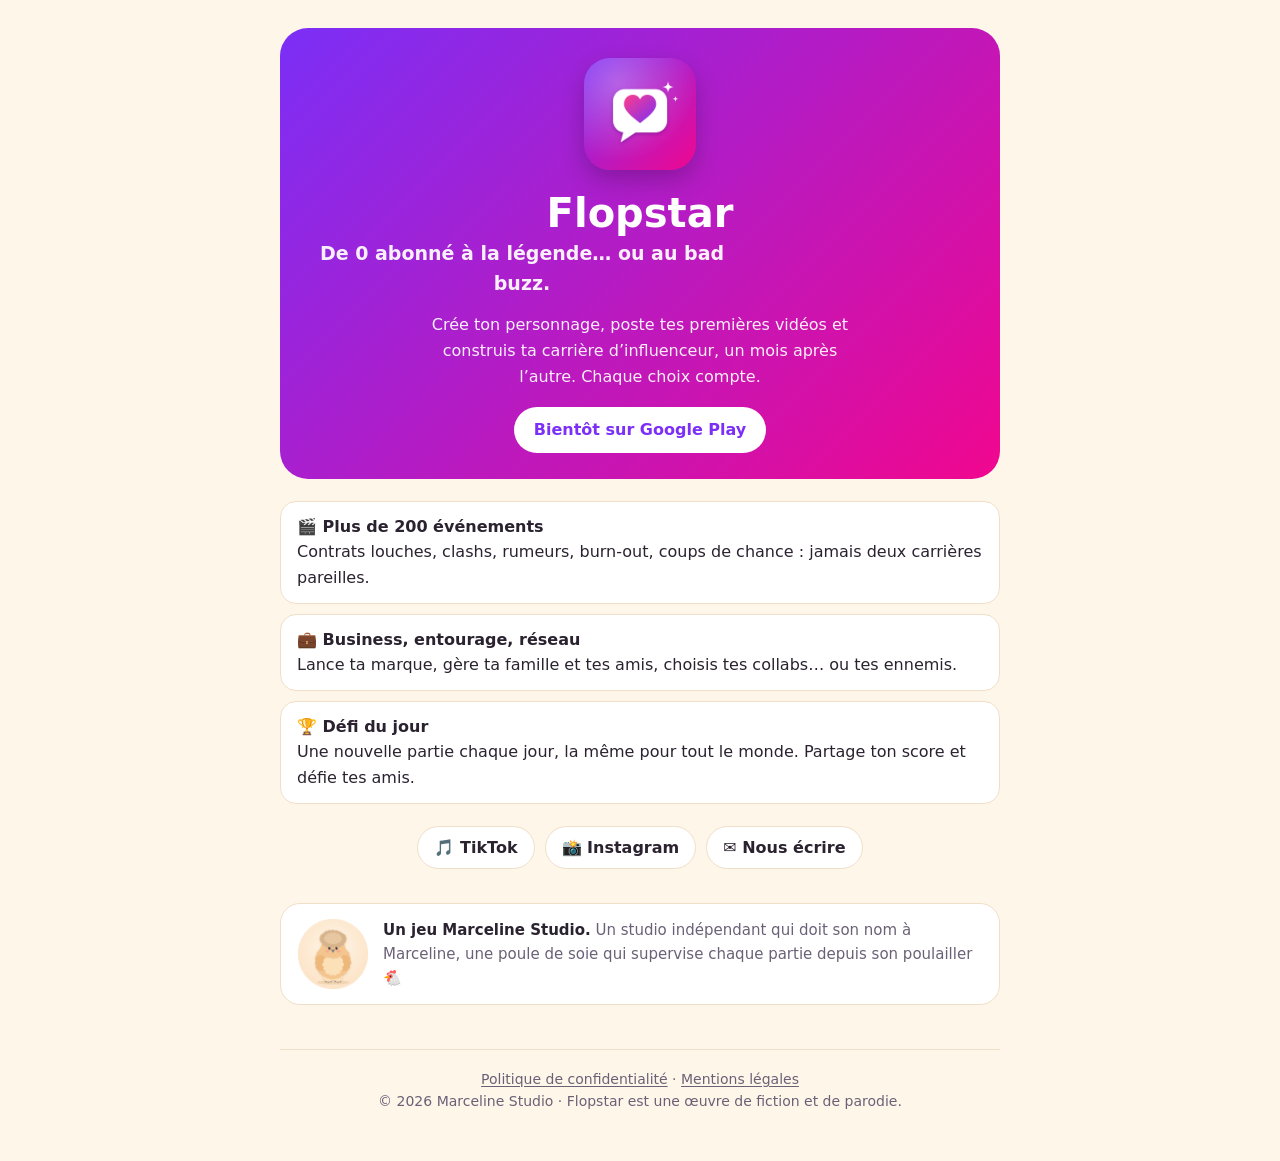
<file: index.html>
<!DOCTYPE html>
<html lang="fr">
<head>
<meta charset="utf-8">
<meta name="viewport" content="width=device-width, initial-scale=1">
<title>Flopstar — deviens influenceur (ou pas) · Marceline Studio</title>
<meta name="description" content="Flopstar, le jeu où tu vis la carrière d’un influenceur : de ton premier abonné jusqu’à la gloire… ou jusqu’au bad buzz. Bientôt sur Google Play.">
<link rel="icon" href="img/flopstar.png">
<link rel="stylesheet" href="style.css">
<style>
.hero2{background:var(--grad);color:#fff;border-radius:28px;padding:30px 22px 26px;text-align:center}
.hero2 img{width:112px;height:112px;border-radius:26px;box-shadow:0 10px 24px rgba(0,0,0,.22)}
.hero2 h1{font-size:40px;margin:14px 0 4px;line-height:1.05}
.hero2 .tag{font-size:19px;font-weight:700;margin:0 0 14px}
.hero2 p{opacity:.93;margin:0 auto 18px;max-width:440px}
.cta{display:inline-block;background:#fff;color:#7b2ff7;font-weight:800;border-radius:99px;padding:10px 20px}
.feat{display:grid;gap:10px;margin:22px 0}
.feat div{background:var(--card);border:1px solid var(--line);border-radius:16px;padding:12px 16px}
.feat b{display:block}
.studio{display:flex;gap:14px;align-items:center;margin-top:34px;background:var(--card);border:1px solid var(--line);border-radius:20px;padding:14px 16px}
.studio img{width:72px;height:72px;border-radius:50%;flex-shrink:0}
.studio p{margin:0;color:var(--soft);font-size:15px}
.studio b{color:var(--ink)}
</style>
</head>
<body>
<div class="wrap">
  <section class="hero2">
    <img src="img/flopstar.png" alt="Icône du jeu Flopstar">
    <h1>Flopstar</h1>
    <p class="tag">De 0 abonné à la légende… ou au bad buzz.</p>
    <p>Crée ton personnage, poste tes premières vidéos et construis ta carrière d’influenceur, un mois après l’autre. Chaque choix compte.</p>
    <span class="cta">Bientôt sur Google Play</span>
  </section>

  <div class="feat">
    <div><b>🎬 Plus de 200 événements</b>Contrats louches, clashs, rumeurs, burn-out, coups de chance : jamais deux carrières pareilles.</div>
    <div><b>💼 Business, entourage, réseau</b>Lance ta marque, gère ta famille et tes amis, choisis tes collabs… ou tes ennemis.</div>
    <div><b>🏆 Défi du jour</b>Une nouvelle partie chaque jour, la même pour tout le monde. Partage ton score et défie tes amis.</div>
  </div>

  <div class="links">
    <a href="https://www.tiktok.com/@marceline_studio">🎵 TikTok</a>
    <a href="https://www.instagram.com/marceline_studio_officiel">📸 Instagram</a>
    <a href="mailto:marcelinestudio@outlook.fr">✉️ Nous écrire</a>
  </div>

  <div class="studio">
    <img src="img/marceline.png" alt="Marceline, la mascotte du studio">
    <p><b>Un jeu Marceline Studio.</b> Un studio indépendant qui doit son nom à Marceline, une poule de soie qui supervise chaque partie depuis son poulailler 🐔</p>
  </div>

  <footer class="site">
    <a href="confidentialite.html">Politique de confidentialité</a> ·
    <a href="mentions-legales.html">Mentions légales</a><br>
    © 2026 Marceline Studio · Flopstar est une œuvre de fiction et de parodie.
  </footer>
</div>
</body>
</html>
</file>
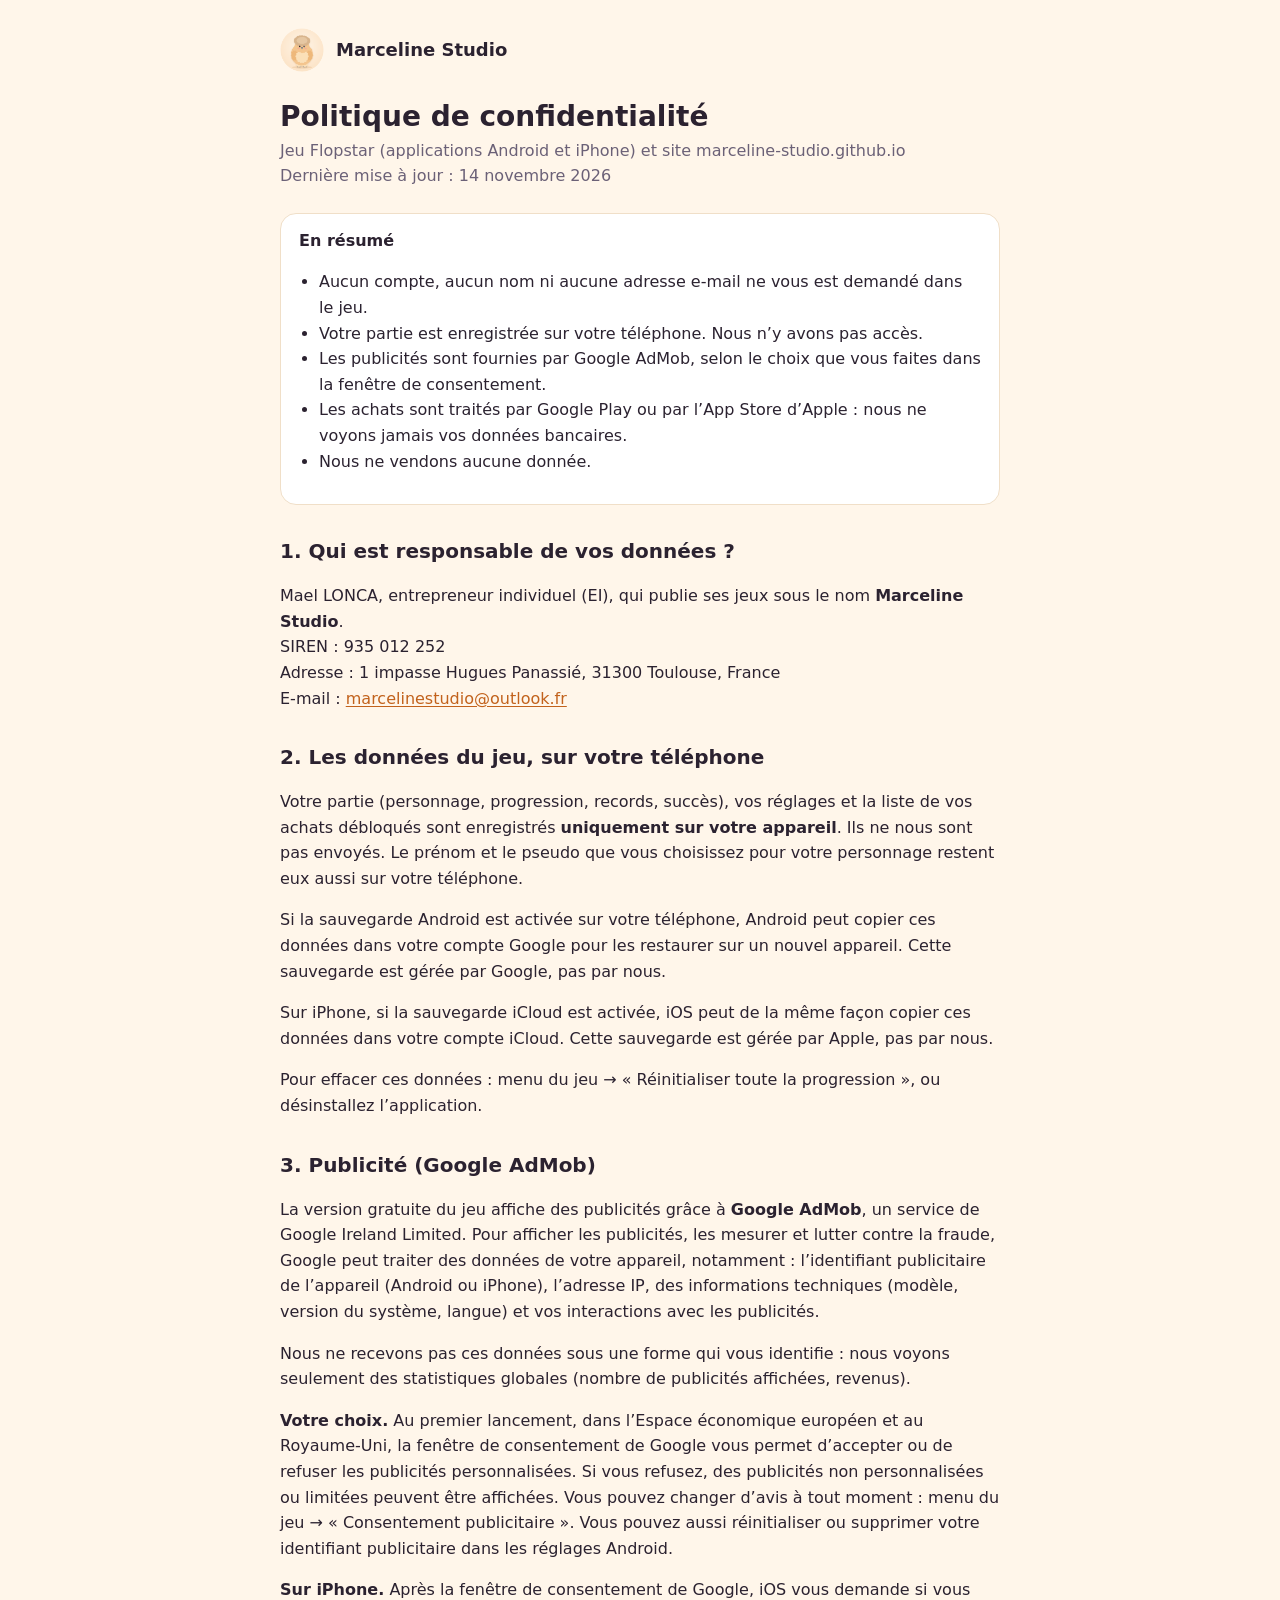
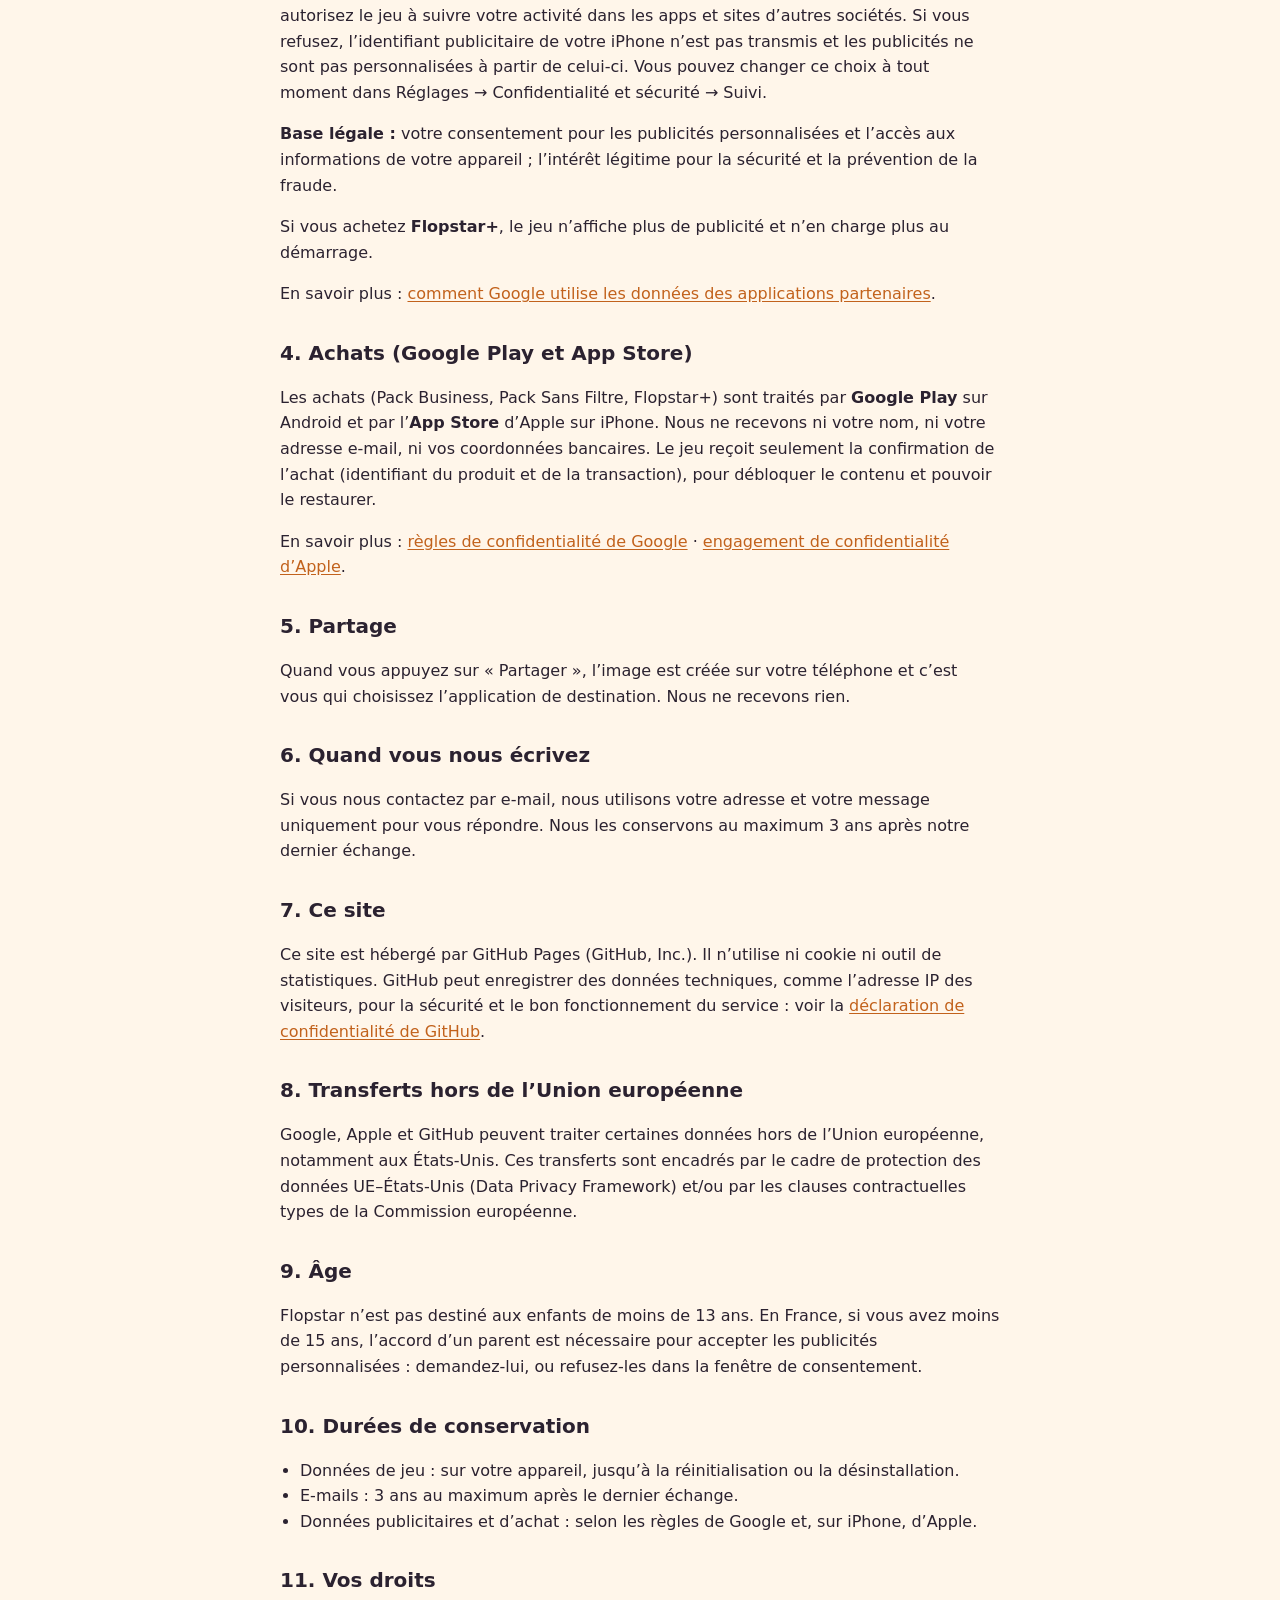
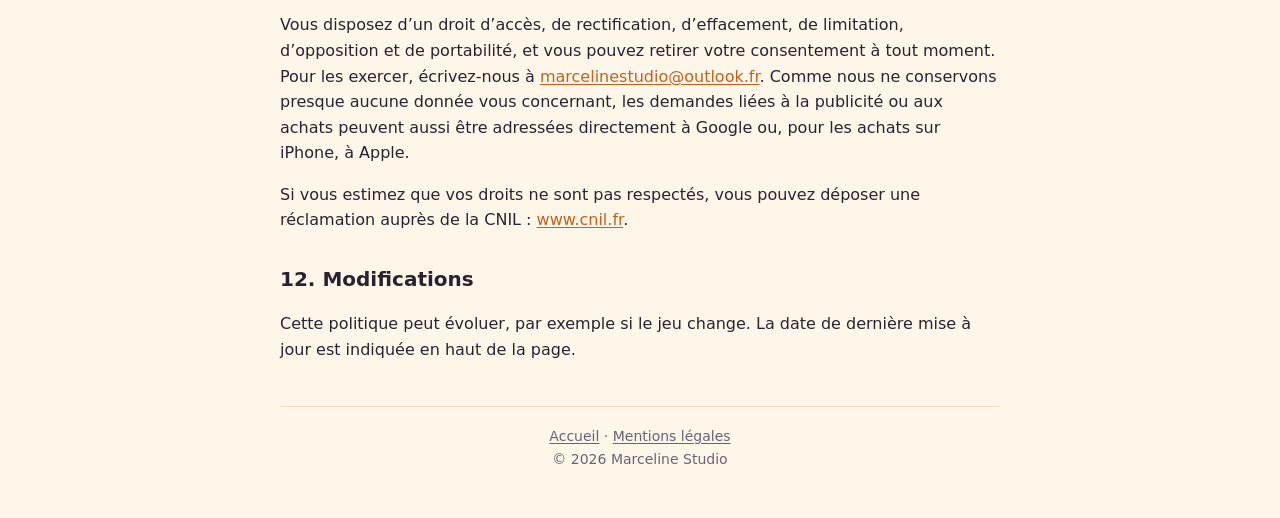
<file: confidentialite.html>
<!DOCTYPE html>
<html lang="fr">
<head>
<meta charset="utf-8">
<meta name="viewport" content="width=device-width, initial-scale=1">
<title>Politique de confidentialité — Flopstar · Marceline Studio</title>
<link rel="icon" href="img/favicon.png">
<link rel="stylesheet" href="style.css">
</head>
<body>
<div class="wrap">
<header class="site"><img src="img/marceline.png" alt=""><a href="./">Marceline Studio</a></header>
<article>
<h1>Politique de confidentialité</h1>
<p class="date">Jeu Flopstar (applications Android et iPhone) et site marceline-studio.github.io<br>Dernière mise à jour : 14 novembre 2026</p>

<div class="box">
<b>En résumé</b>
<ul>
  <li>Aucun compte, aucun nom ni aucune adresse e-mail ne vous est demandé dans le jeu.</li>
  <li>Votre partie est enregistrée sur votre téléphone. Nous n’y avons pas accès.</li>
  <li>Les publicités sont fournies par Google AdMob, selon le choix que vous faites dans la fenêtre de consentement.</li>
  <li>Les achats sont traités par Google Play ou par l’App Store d’Apple : nous ne voyons jamais vos données bancaires.</li>
  <li>Nous ne vendons aucune donnée.</li>
</ul>
</div>

<h2>1. Qui est responsable de vos données ?</h2>
<p>Mael LONCA, entrepreneur individuel (EI), qui publie ses jeux sous le nom <b>Marceline Studio</b>.<br>
SIREN : 935 012 252<br>
Adresse : 1 impasse Hugues Panassié, 31300 Toulouse, France<br>
E-mail : <a href="mailto:marcelinestudio@outlook.fr">marcelinestudio@outlook.fr</a></p>

<h2>2. Les données du jeu, sur votre téléphone</h2>
<p>Votre partie (personnage, progression, records, succès), vos réglages et la liste de vos achats débloqués sont enregistrés <b>uniquement sur votre appareil</b>. Ils ne nous sont pas envoyés. Le prénom et le pseudo que vous choisissez pour votre personnage restent eux aussi sur votre téléphone.</p>
<p>Si la sauvegarde Android est activée sur votre téléphone, Android peut copier ces données dans votre compte Google pour les restaurer sur un nouvel appareil. Cette sauvegarde est gérée par Google, pas par nous.</p>
<p>Sur iPhone, si la sauvegarde iCloud est activée, iOS peut de la même façon copier ces données dans votre compte iCloud. Cette sauvegarde est gérée par Apple, pas par nous.</p>
<p>Pour effacer ces données : menu du jeu → « Réinitialiser toute la progression », ou désinstallez l’application.</p>

<h2>3. Publicité (Google AdMob)</h2>
<p>La version gratuite du jeu affiche des publicités grâce à <b>Google AdMob</b>, un service de Google Ireland Limited. Pour afficher les publicités, les mesurer et lutter contre la fraude, Google peut traiter des données de votre appareil, notamment : l’identifiant publicitaire de l’appareil (Android ou iPhone), l’adresse IP, des informations techniques (modèle, version du système, langue) et vos interactions avec les publicités.</p>
<p>Nous ne recevons pas ces données sous une forme qui vous identifie : nous voyons seulement des statistiques globales (nombre de publicités affichées, revenus).</p>
<p><b>Votre choix.</b> Au premier lancement, dans l’Espace économique européen et au Royaume-Uni, la fenêtre de consentement de Google vous permet d’accepter ou de refuser les publicités personnalisées. Si vous refusez, des publicités non personnalisées ou limitées peuvent être affichées. Vous pouvez changer d’avis à tout moment : menu du jeu → « Consentement publicitaire ». Vous pouvez aussi réinitialiser ou supprimer votre identifiant publicitaire dans les réglages Android.</p>
<p><b>Sur iPhone.</b> Après la fenêtre de consentement de Google, iOS vous demande si vous autorisez le jeu à suivre votre activité dans les apps et sites d’autres sociétés. Si vous refusez, l’identifiant publicitaire de votre iPhone n’est pas transmis et les publicités ne sont pas personnalisées à partir de celui-ci. Vous pouvez changer ce choix à tout moment dans Réglages → Confidentialité et sécurité → Suivi.</p>
<p><b>Base légale :</b> votre consentement pour les publicités personnalisées et l’accès aux informations de votre appareil ; l’intérêt légitime pour la sécurité et la prévention de la fraude.</p>
<p>Si vous achetez <b>Flopstar+</b>, le jeu n’affiche plus de publicité et n’en charge plus au démarrage.</p>
<p>En savoir plus : <a href="https://policies.google.com/technologies/partner-sites">comment Google utilise les données des applications partenaires</a>.</p>

<h2>4. Achats (Google Play et App Store)</h2>
<p>Les achats (Pack Business, Pack Sans Filtre, Flopstar+) sont traités par <b>Google Play</b> sur Android et par l’<b>App Store</b> d’Apple sur iPhone. Nous ne recevons ni votre nom, ni votre adresse e-mail, ni vos coordonnées bancaires. Le jeu reçoit seulement la confirmation de l’achat (identifiant du produit et de la transaction), pour débloquer le contenu et pouvoir le restaurer.</p>
<p>En savoir plus : <a href="https://policies.google.com/privacy">règles de confidentialité de Google</a> · <a href="https://www.apple.com/fr/legal/privacy/fr-ww/">engagement de confidentialité d’Apple</a>.</p>

<h2>5. Partage</h2>
<p>Quand vous appuyez sur « Partager », l’image est créée sur votre téléphone et c’est vous qui choisissez l’application de destination. Nous ne recevons rien.</p>

<h2>6. Quand vous nous écrivez</h2>
<p>Si vous nous contactez par e-mail, nous utilisons votre adresse et votre message uniquement pour vous répondre. Nous les conservons au maximum 3 ans après notre dernier échange.</p>

<h2>7. Ce site</h2>
<p>Ce site est hébergé par GitHub Pages (GitHub, Inc.). Il n’utilise ni cookie ni outil de statistiques. GitHub peut enregistrer des données techniques, comme l’adresse IP des visiteurs, pour la sécurité et le bon fonctionnement du service : voir la <a href="https://docs.github.com/fr/site-policy/privacy-policies/github-general-privacy-statement">déclaration de confidentialité de GitHub</a>.</p>

<h2>8. Transferts hors de l’Union européenne</h2>
<p>Google, Apple et GitHub peuvent traiter certaines données hors de l’Union européenne, notamment aux États-Unis. Ces transferts sont encadrés par le cadre de protection des données UE–États-Unis (Data Privacy Framework) et/ou par les clauses contractuelles types de la Commission européenne.</p>

<h2>9. Âge</h2>
<p>Flopstar n’est pas destiné aux enfants de moins de 13 ans. En France, si vous avez moins de 15 ans, l’accord d’un parent est nécessaire pour accepter les publicités personnalisées : demandez-lui, ou refusez-les dans la fenêtre de consentement.</p>

<h2>10. Durées de conservation</h2>
<ul>
  <li>Données de jeu : sur votre appareil, jusqu’à la réinitialisation ou la désinstallation.</li>
  <li>E-mails : 3 ans au maximum après le dernier échange.</li>
  <li>Données publicitaires et d’achat : selon les règles de Google et, sur iPhone, d’Apple.</li>
</ul>

<h2>11. Vos droits</h2>
<p>Vous disposez d’un droit d’accès, de rectification, d’effacement, de limitation, d’opposition et de portabilité, et vous pouvez retirer votre consentement à tout moment. Pour les exercer, écrivez-nous à <a href="mailto:marcelinestudio@outlook.fr">marcelinestudio@outlook.fr</a>. Comme nous ne conservons presque aucune donnée vous concernant, les demandes liées à la publicité ou aux achats peuvent aussi être adressées directement à Google ou, pour les achats sur iPhone, à Apple.</p>
<p>Si vous estimez que vos droits ne sont pas respectés, vous pouvez déposer une réclamation auprès de la CNIL : <a href="https://www.cnil.fr">www.cnil.fr</a>.</p>

<h2>12. Modifications</h2>
<p>Cette politique peut évoluer, par exemple si le jeu change. La date de dernière mise à jour est indiquée en haut de la page.</p>
</article>

<footer class="site">
  <a href="./">Accueil</a> · <a href="mentions-legales.html">Mentions légales</a><br>© 2026 Marceline Studio
</footer>
</div>
</body>
</html>
</file>
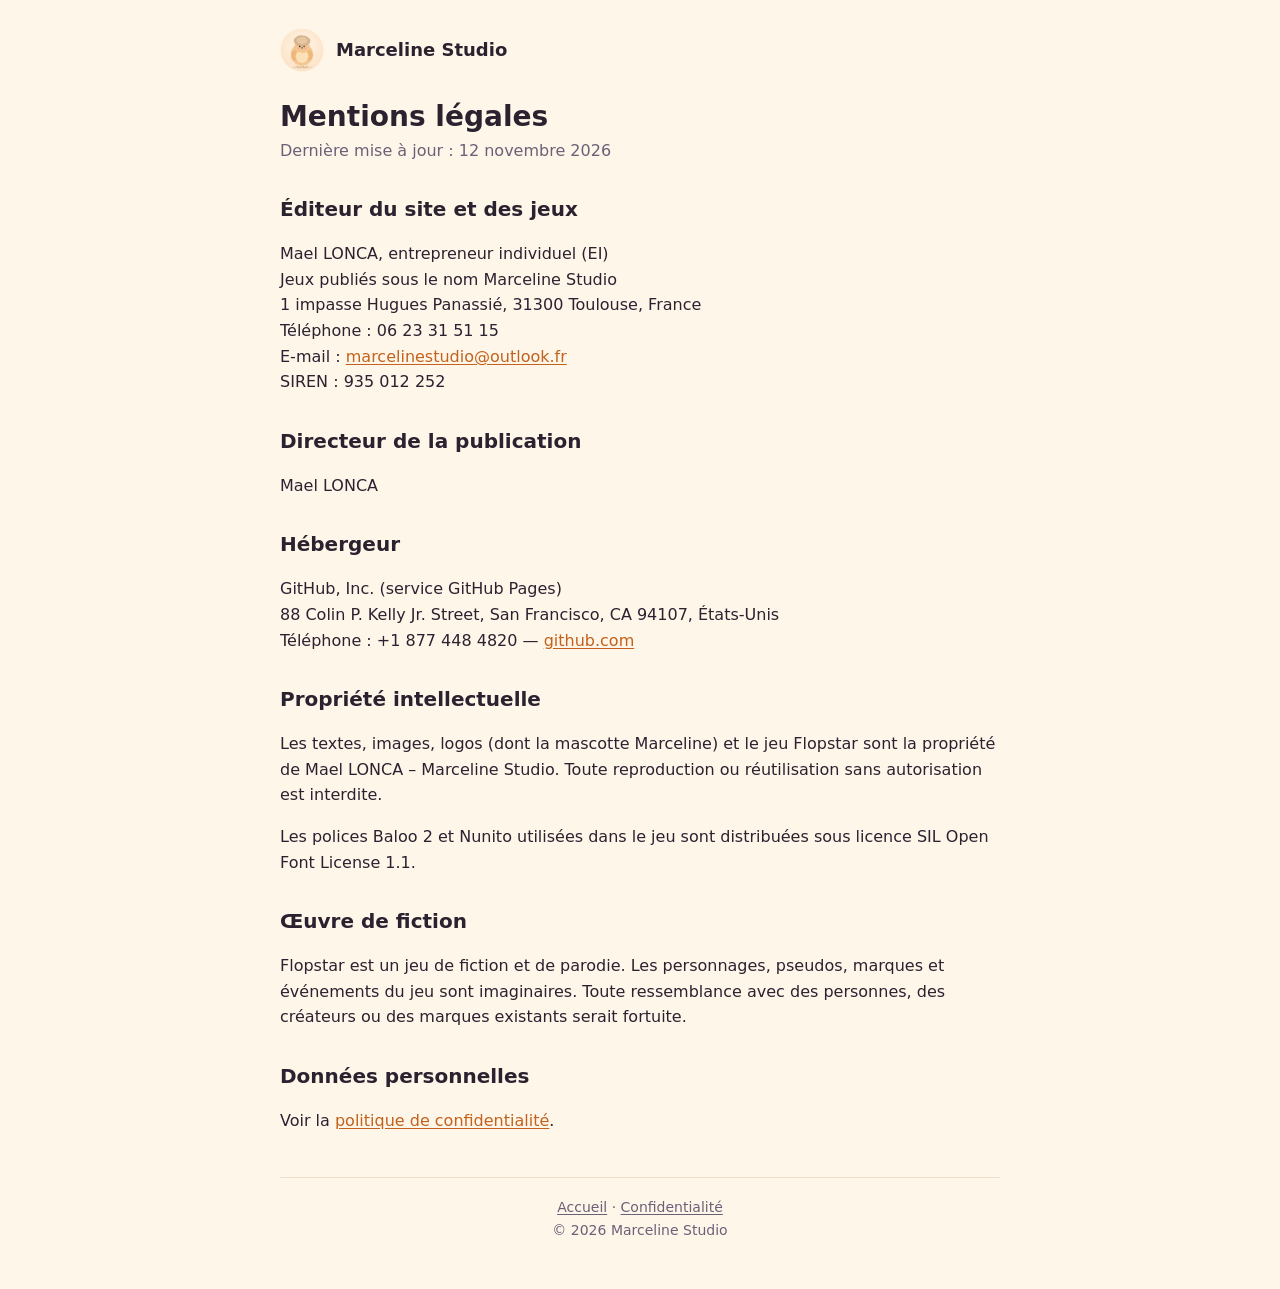
<file: mentions-legales.html>
<!DOCTYPE html>
<html lang="fr">
<head>
<meta charset="utf-8">
<meta name="viewport" content="width=device-width, initial-scale=1">
<title>Mentions légales — Marceline Studio</title>
<link rel="icon" href="img/favicon.png">
<link rel="stylesheet" href="style.css">
</head>
<body>
<div class="wrap">
<header class="site"><img src="img/marceline.png" alt=""><a href="./">Marceline Studio</a></header>
<article>
<h1>Mentions légales</h1>
<p class="date">Dernière mise à jour : 12 novembre 2026</p>

<h2>Éditeur du site et des jeux</h2>
<p>Mael LONCA, entrepreneur individuel (EI)<br>
Jeux publiés sous le nom Marceline Studio<br>
1 impasse Hugues Panassié, 31300 Toulouse, France<br>
Téléphone : 06 23 31 51 15<br>
E-mail : <a href="mailto:marcelinestudio@outlook.fr">marcelinestudio@outlook.fr</a><br>
SIREN : 935 012 252</p>

<h2>Directeur de la publication</h2>
<p>Mael LONCA</p>

<h2>Hébergeur</h2>
<p>GitHub, Inc. (service GitHub Pages)<br>
88 Colin P. Kelly Jr. Street, San Francisco, CA 94107, États-Unis<br>
Téléphone : +1 877 448 4820 — <a href="https://github.com">github.com</a></p>

<h2>Propriété intellectuelle</h2>
<p>Les textes, images, logos (dont la mascotte Marceline) et le jeu Flopstar sont la propriété de Mael LONCA – Marceline Studio. Toute reproduction ou réutilisation sans autorisation est interdite.</p>
<p>Les polices Baloo 2 et Nunito utilisées dans le jeu sont distribuées sous licence SIL Open Font License 1.1.</p>

<h2>Œuvre de fiction</h2>
<p>Flopstar est un jeu de fiction et de parodie. Les personnages, pseudos, marques et événements du jeu sont imaginaires. Toute ressemblance avec des personnes, des créateurs ou des marques existants serait fortuite.</p>

<h2>Données personnelles</h2>
<p>Voir la <a href="confidentialite.html">politique de confidentialité</a>.</p>
</article>

<footer class="site">
  <a href="./">Accueil</a> · <a href="confidentialite.html">Confidentialité</a><br>© 2026 Marceline Studio
</footer>
</div>
</body>
</html>
</file>
<file: style.css>
:root{--ink:#2b2230;--soft:#6b6177;--bg:#fff6ea;--card:#fff;--line:#f0dfc8;--accent:#c2621c;--grad:linear-gradient(135deg,#7b2ff7,#f1078f)}
*{box-sizing:border-box}
html{-webkit-text-size-adjust:100%}
body{margin:0;background:var(--bg);color:var(--ink);font:16px/1.6 system-ui,-apple-system,"Segoe UI",Roboto,Ubuntu,sans-serif}
a{color:var(--accent);text-underline-offset:2px}
.wrap{max-width:760px;margin:0 auto;padding:28px 20px 48px}
header.site{display:flex;align-items:center;gap:12px;margin-bottom:28px}
header.site img{width:44px;height:44px;border-radius:50%}
header.site a{color:var(--ink);text-decoration:none;font-weight:800;font-size:18px}
.hero{text-align:center;padding:12px 0 8px}
.hero img{width:180px;height:180px;border-radius:50%;box-shadow:0 10px 30px rgba(185,119,47,.25)}
.hero h1{font-size:34px;line-height:1.15;margin:18px 0 6px}
.hero p{color:var(--soft);margin:0 auto;max-width:460px}
.game{display:flex;gap:16px;align-items:center;background:var(--grad);color:#fff;border-radius:22px;padding:18px;margin:32px 0 14px}
.game img{width:84px;height:84px;border-radius:20px;flex-shrink:0;box-shadow:0 6px 16px rgba(0,0,0,.18)}
.game h2{margin:0 0 2px;font-size:22px}
.game p{margin:0;opacity:.92}
.badge{display:inline-block;margin-top:8px;background:rgba(255,255,255,.22);padding:3px 10px;border-radius:99px;font-size:13px;font-weight:700}
.links{display:flex;flex-wrap:wrap;gap:10px;justify-content:center;margin:22px 0}
.links a{background:var(--card);border:1px solid var(--line);border-radius:99px;padding:8px 16px;text-decoration:none;color:var(--ink);font-weight:700}
article h1{font-size:28px;line-height:1.2;margin:0 0 4px}
article .date{color:var(--soft);margin:0 0 24px}
article h2{font-size:20px;margin:30px 0 8px}
article .box{background:var(--card);border:1px solid var(--line);border-radius:16px;padding:14px 18px}
article ul{padding-left:20px}
footer.site{margin-top:44px;padding-top:18px;border-top:1px solid var(--line);color:var(--soft);font-size:14px;text-align:center}
footer.site a{color:var(--soft)}
</file>
